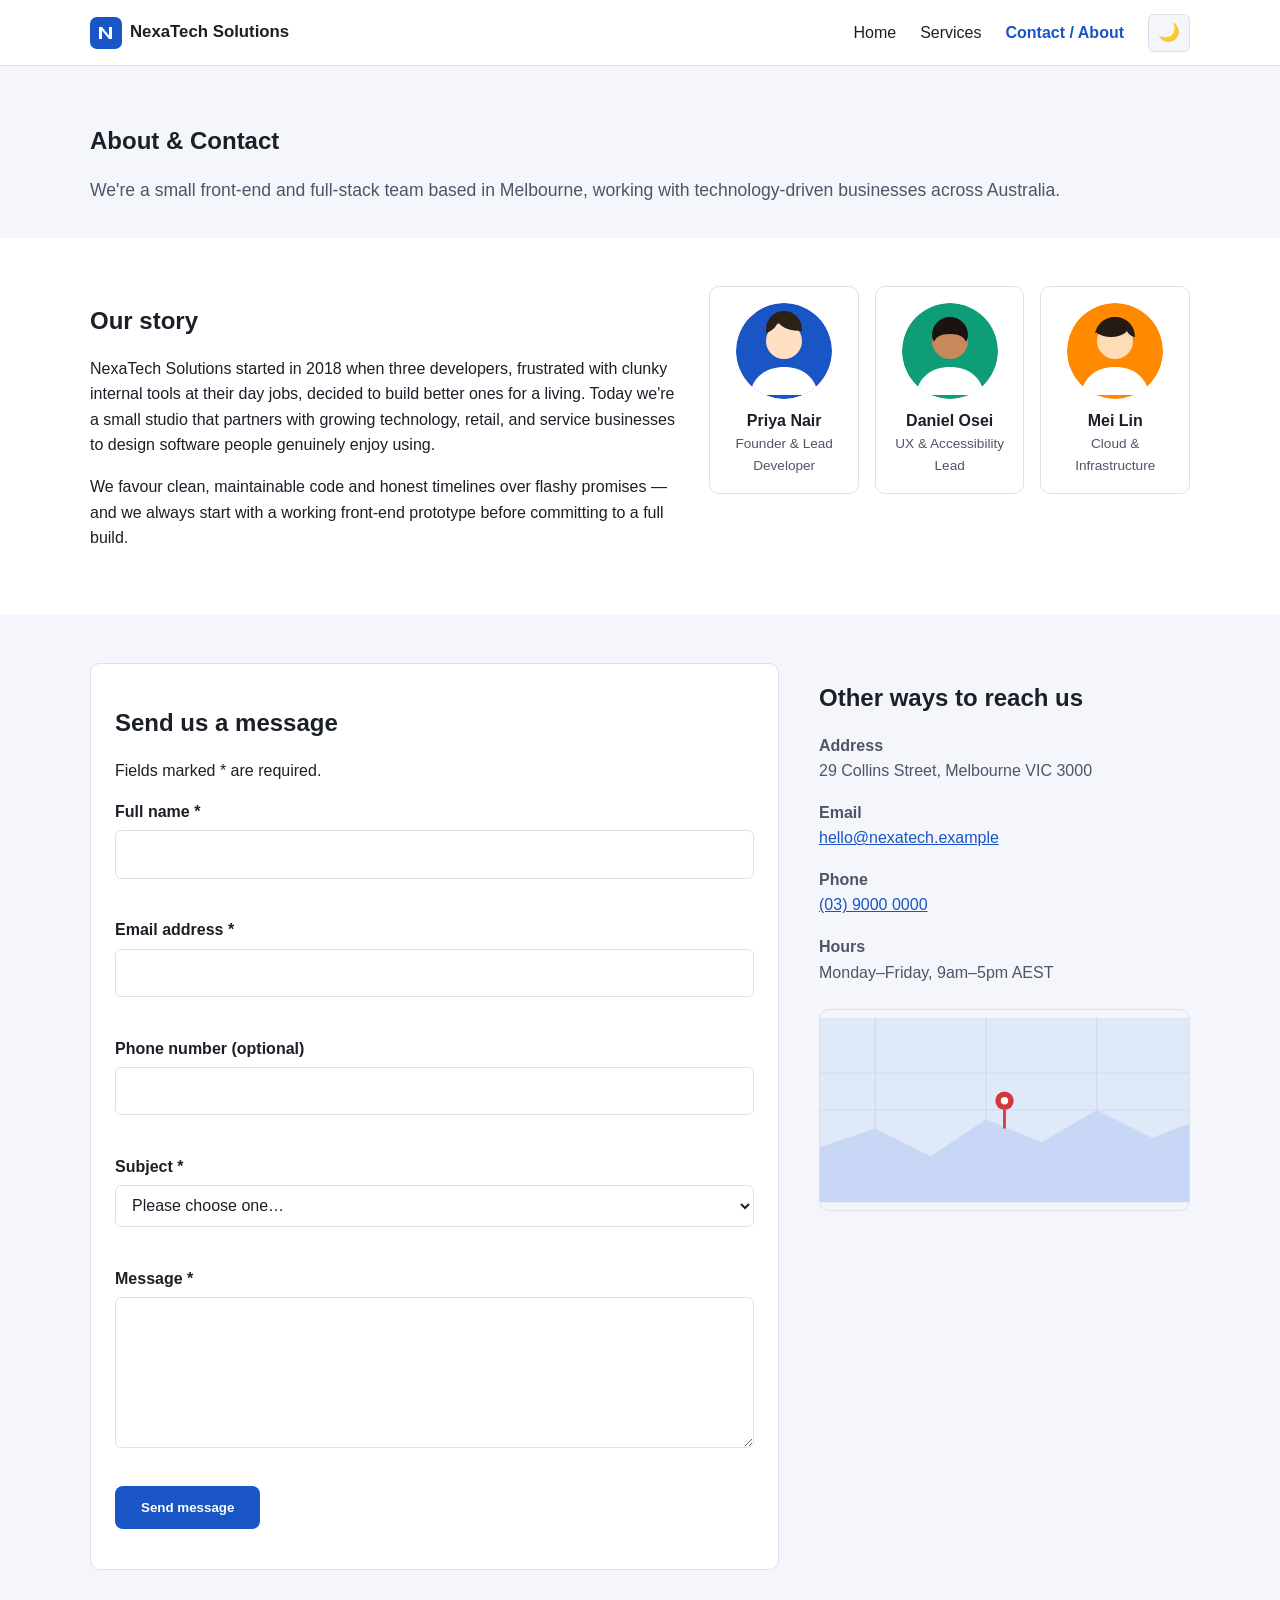
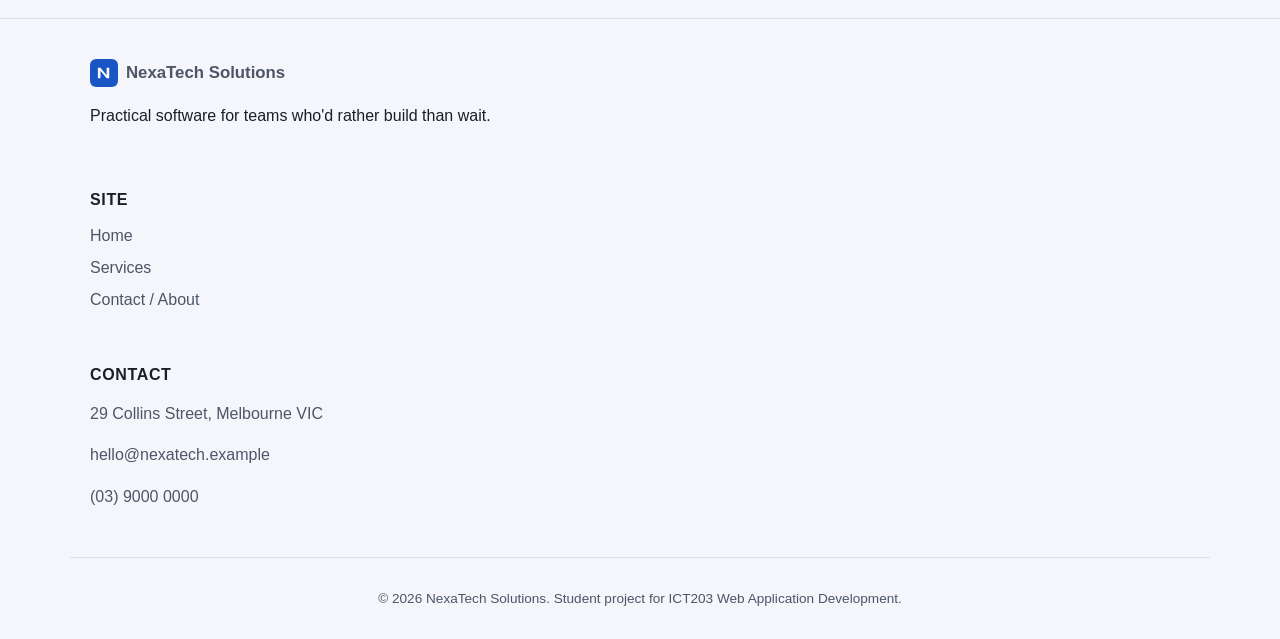
<file: contact.html>
<!DOCTYPE html>
<html lang="en">
<head>
  <meta charset="UTF-8">
  <meta name="viewport" content="width=device-width, initial-scale=1.0">
  <title>Contact &amp; About | NexaTech Solutions</title>
  <meta name="description" content="Learn about NexaTech Solutions and get in touch to discuss your next web application project.">
  <link rel="icon" href="images/favicon.svg" type="image/svg+xml">
  <link rel="stylesheet" href="css/styles.css">
</head>
<body>
  <a class="skip-link" href="#main-content">Skip to main content</a>

  <header class="site-header">
    <div class="container header-inner">
      <a href="index.html" class="logo" aria-label="NexaTech Solutions home">
        <img src="images/logo.svg" alt="" width="32" height="32">
        <span>NexaTech Solutions</span>
      </a>

      <button type="button" class="nav-toggle" id="navToggle" aria-expanded="false" aria-controls="primaryNav">
        <span class="visually-hidden">Menu</span>
        <span class="nav-toggle-bar" aria-hidden="true"></span>
        <span class="nav-toggle-bar" aria-hidden="true"></span>
        <span class="nav-toggle-bar" aria-hidden="true"></span>
      </button>

      <nav class="primary-nav" id="primaryNav" aria-label="Primary">
        <ul>
          <li><a href="index.html">Home</a></li>
          <li><a href="services.html">Services</a></li>
          <li><a href="contact.html" aria-current="page">Contact / About</a></li>
        </ul>
        <button type="button" class="theme-toggle" id="themeToggle" aria-pressed="false">
          <span class="visually-hidden">Toggle dark mode</span>
          <span aria-hidden="true">🌙</span>
        </button>
      </nav>
    </div>
  </header>

  <main id="main-content">
    <section class="page-header">
      <div class="container">
        <h1>About &amp; Contact</h1>
        <p class="lead">We're a small front-end and full-stack team based in Melbourne, working with technology-driven businesses across Australia.</p>
      </div>
    </section>

    <section class="about" aria-labelledby="about-heading">
      <div class="container about-grid">
        <div>
          <h2 id="about-heading">Our story</h2>
          <p>NexaTech Solutions started in 2018 when three developers, frustrated with clunky internal tools at their day jobs, decided to build better ones for a living. Today we're a small studio that partners with growing technology, retail, and service businesses to design software people genuinely enjoy using.</p>
          <p>We favour clean, maintainable code and honest timelines over flashy promises &mdash; and we always start with a working front-end prototype before committing to a full build.</p>
        </div>
        <div class="team-grid">
          <article class="team-card">
            <img src="images/avatar-1.svg" alt="Illustrated avatar of Priya Nair" width="96" height="96">
            <h3>Priya Nair</h3>
            <p>Founder &amp; Lead Developer</p>
          </article>
          <article class="team-card">
            <img src="images/avatar-2.svg" alt="Illustrated avatar of Daniel Osei" width="96" height="96">
            <h3>Daniel Osei</h3>
            <p>UX &amp; Accessibility Lead</p>
          </article>
          <article class="team-card">
            <img src="images/avatar-3.svg" alt="Illustrated avatar of Mei Lin" width="96" height="96">
            <h3>Mei Lin</h3>
            <p>Cloud &amp; Infrastructure</p>
          </article>
        </div>
      </div>
    </section>

    <section class="contact-section" aria-labelledby="contact-heading">
      <div class="container contact-grid">
        <div class="contact-form-wrap">
          <h2 id="contact-heading">Send us a message</h2>
          <p>Fields marked <span aria-hidden="true">*</span><span class="visually-hidden">(required)</span> are required.</p>

          <form id="contactForm" novalidate>
            <div class="form-row">
              <label for="fullName">Full name <span aria-hidden="true">*</span></label>
              <input type="text" id="fullName" name="fullName" autocomplete="name" required aria-describedby="fullNameError">
              <p class="error-message" id="fullNameError" role="alert"></p>
            </div>

            <div class="form-row">
              <label for="email">Email address <span aria-hidden="true">*</span></label>
              <input type="email" id="email" name="email" autocomplete="email" required aria-describedby="emailError">
              <p class="error-message" id="emailError" role="alert"></p>
            </div>

            <div class="form-row">
              <label for="phone">Phone number (optional)</label>
              <input type="tel" id="phone" name="phone" autocomplete="tel" aria-describedby="phoneError">
              <p class="error-message" id="phoneError" role="alert"></p>
            </div>

            <div class="form-row">
              <label for="subject">Subject <span aria-hidden="true">*</span></label>
              <select id="subject" name="subject" required aria-describedby="subjectError">
                <option value="">Please choose one&hellip;</option>
                <option value="new-project">New project enquiry</option>
                <option value="support">Existing client support</option>
                <option value="careers">Careers</option>
                <option value="other">Other</option>
              </select>
              <p class="error-message" id="subjectError" role="alert"></p>
            </div>

            <div class="form-row">
              <label for="message">Message <span aria-hidden="true">*</span></label>
              <textarea id="message" name="message" rows="5" required aria-describedby="messageError"></textarea>
              <p class="error-message" id="messageError" role="alert"></p>
            </div>

            <button type="submit" class="btn btn-primary">Send message</button>
            <p class="form-status" id="formStatus" role="status" aria-live="polite"></p>
          </form>
        </div>

        <div class="contact-info">
          <h2>Other ways to reach us</h2>
          <address>
            <p><strong>Address</strong><br>29 Collins Street, Melbourne VIC 3000</p>
            <p><strong>Email</strong><br><a href="mailto:hello@nexatech.example">hello@nexatech.example</a></p>
            <p><strong>Phone</strong><br><a href="tel:+61390000000">(03) 9000 0000</a></p>
            <p><strong>Hours</strong><br>Monday&ndash;Friday, 9am&ndash;5pm AEST</p>
          </address>
          <div class="map-placeholder" role="img" aria-label="Illustrated map showing NexaTech Solutions' office location in Melbourne">
            <img src="images/map.svg" alt="" width="100%" height="200">
          </div>
        </div>
      </div>
    </section>
  </main>

  <footer class="site-footer">
    <div class="container footer-grid">
      <div>
        <a href="index.html" class="logo logo-footer">
          <img src="images/logo.svg" alt="" width="28" height="28">
          <span>NexaTech Solutions</span>
        </a>
        <p>Practical software for teams who'd rather build than wait.</p>
      </div>
      <nav aria-label="Footer">
        <h2>Site</h2>
        <ul>
          <li><a href="index.html">Home</a></li>
          <li><a href="services.html">Services</a></li>
          <li><a href="contact.html">Contact / About</a></li>
        </ul>
      </nav>
      <div>
        <h2>Contact</h2>
        <address>
          <p>29 Collins Street, Melbourne VIC</p>
          <p><a href="mailto:hello@nexatech.example">hello@nexatech.example</a></p>
          <p><a href="tel:+61390000000">(03) 9000 0000</a></p>
        </address>
      </div>
    </div>
    <div class="container footer-bottom">
      <p>&copy; <span id="year"></span> NexaTech Solutions. Student project for ICT203 Web Application Development.</p>
    </div>
  </footer>

  <script src="js/script.js"></script>
</body>
</html>
</file>
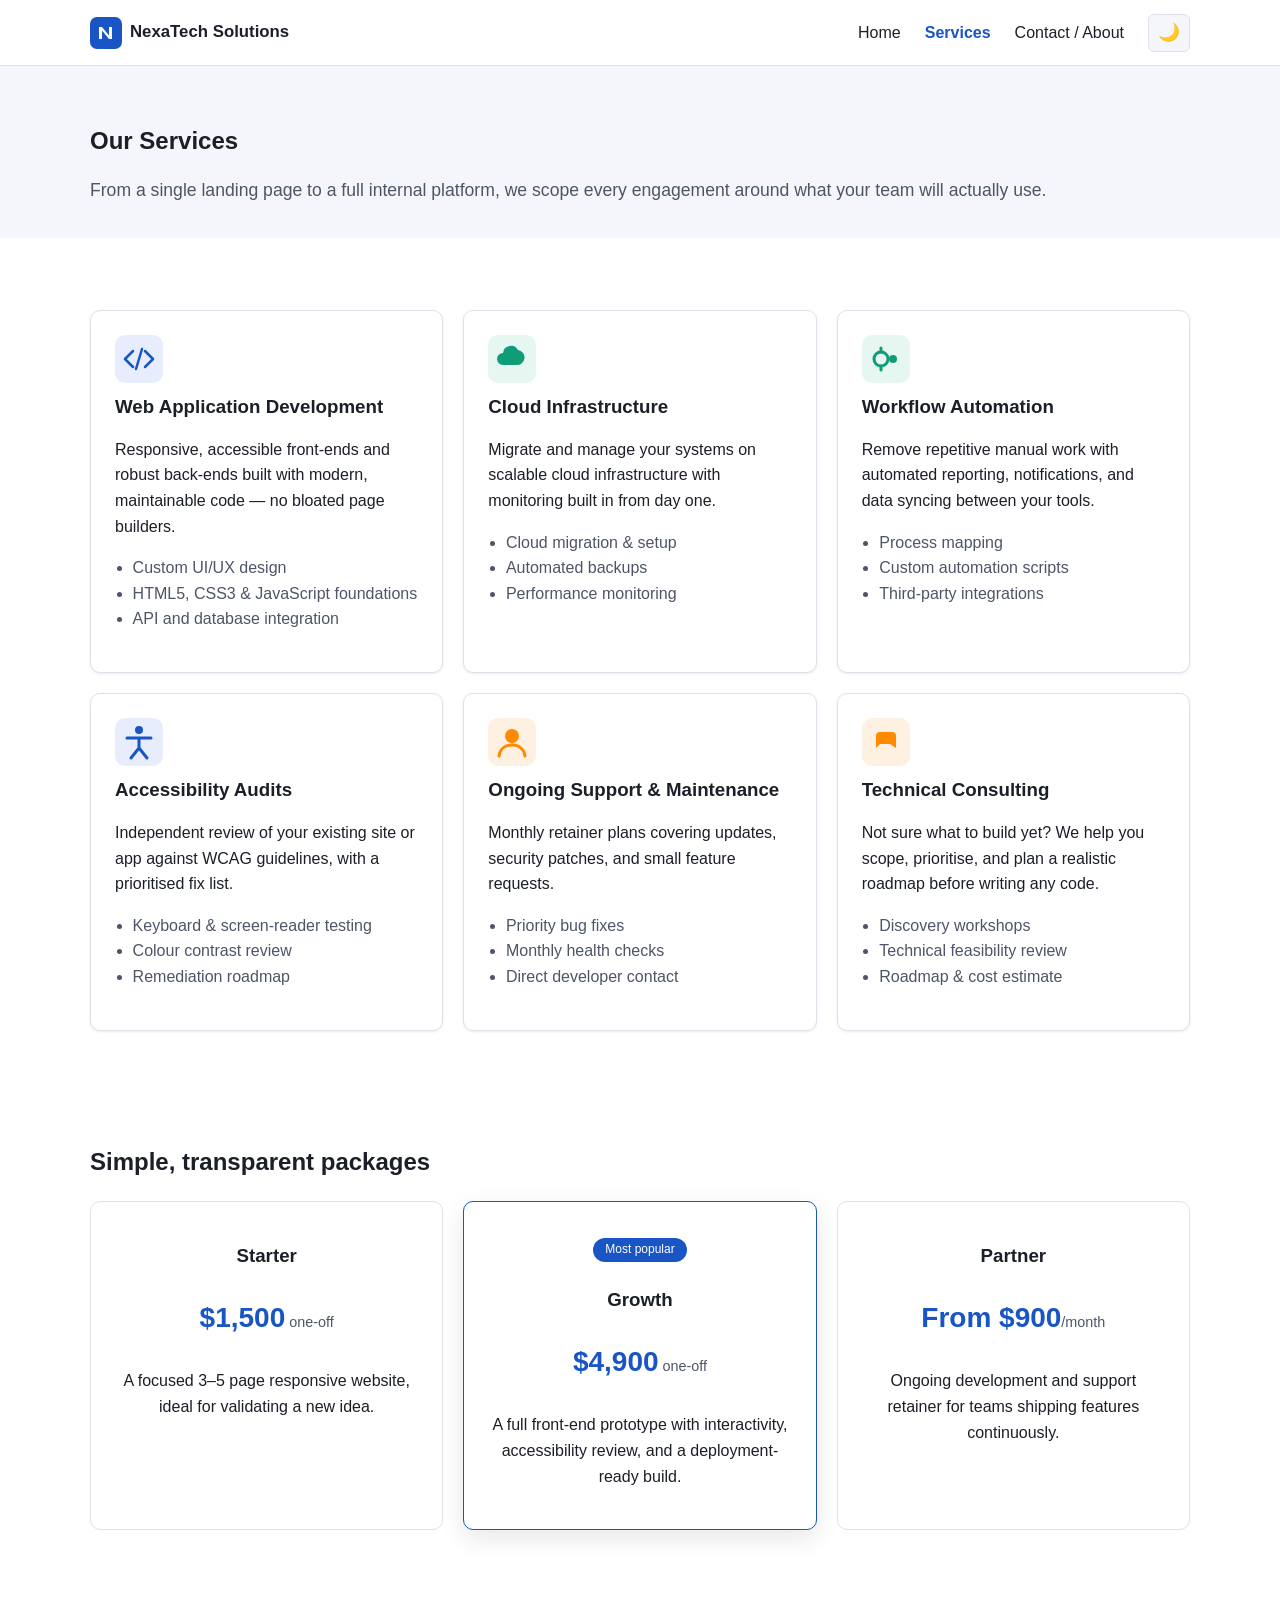
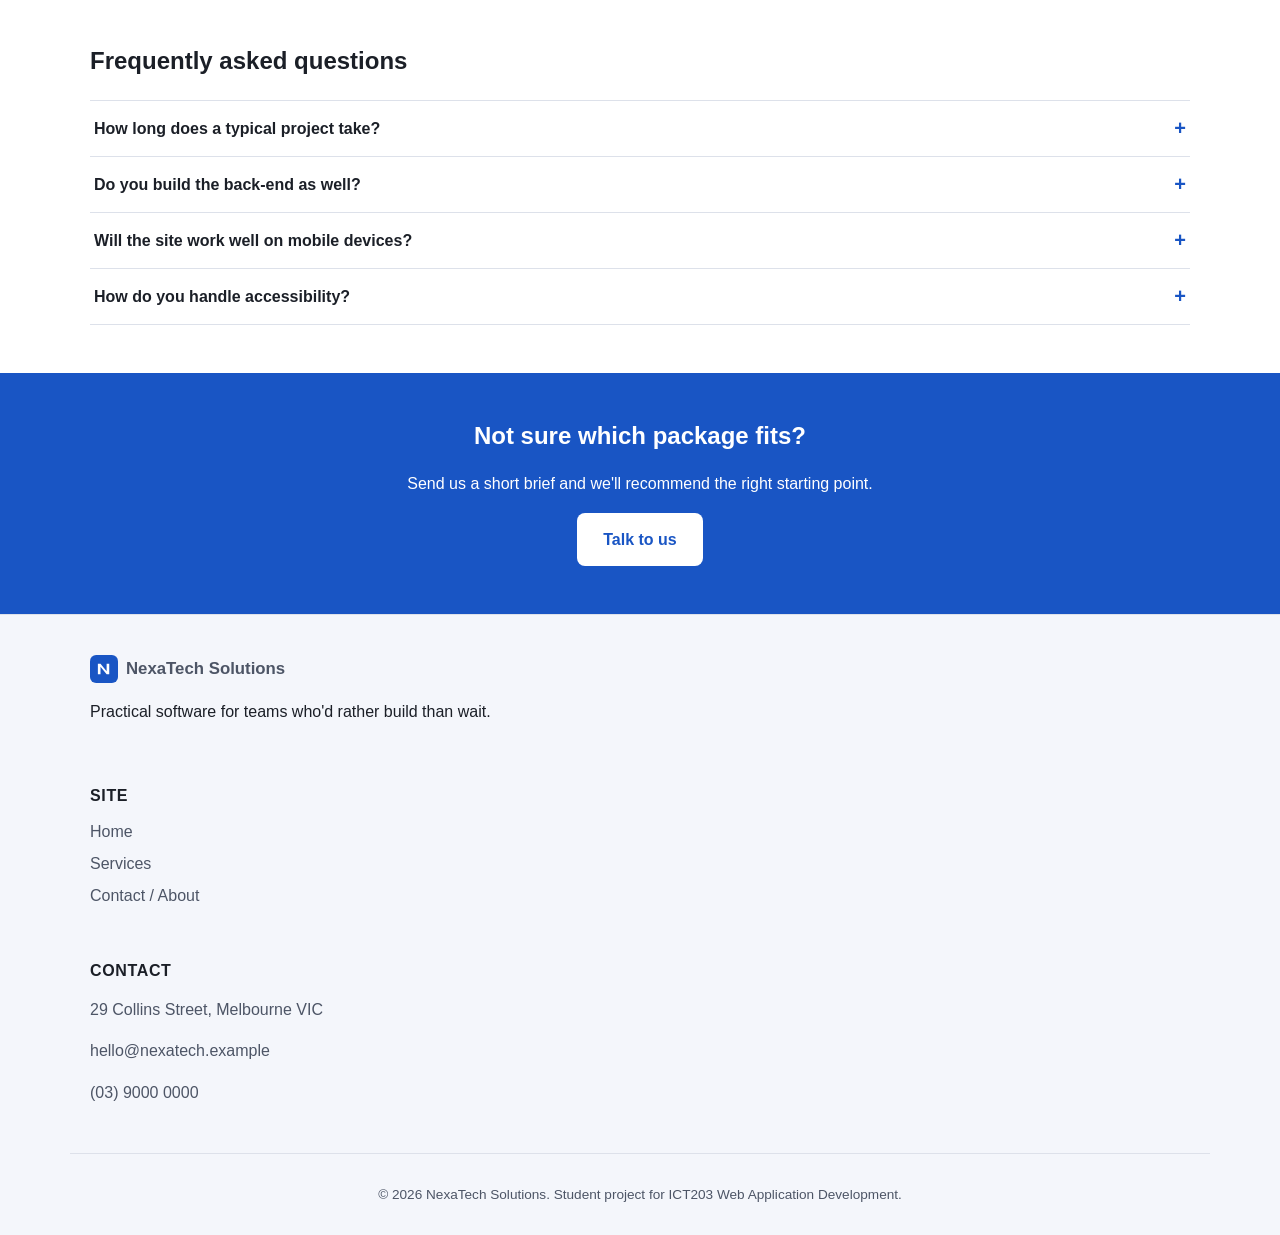
<file: services.html>
<!DOCTYPE html>
<html lang="en">
<head>
  <meta charset="UTF-8">
  <meta name="viewport" content="width=device-width, initial-scale=1.0">
  <title>Services | NexaTech Solutions</title>
  <meta name="description" content="Explore NexaTech Solutions' web development, cloud, automation, and support services for growing technology-driven businesses.">
  <link rel="icon" href="images/favicon.svg" type="image/svg+xml">
  <link rel="stylesheet" href="css/styles.css">
</head>
<body>
  <a class="skip-link" href="#main-content">Skip to main content</a>

  <header class="site-header">
    <div class="container header-inner">
      <a href="index.html" class="logo" aria-label="NexaTech Solutions home">
        <img src="images/logo.svg" alt="" width="32" height="32">
        <span>NexaTech Solutions</span>
      </a>

      <button type="button" class="nav-toggle" id="navToggle" aria-expanded="false" aria-controls="primaryNav">
        <span class="visually-hidden">Menu</span>
        <span class="nav-toggle-bar" aria-hidden="true"></span>
        <span class="nav-toggle-bar" aria-hidden="true"></span>
        <span class="nav-toggle-bar" aria-hidden="true"></span>
      </button>

      <nav class="primary-nav" id="primaryNav" aria-label="Primary">
        <ul>
          <li><a href="index.html">Home</a></li>
          <li><a href="services.html" aria-current="page">Services</a></li>
          <li><a href="contact.html">Contact / About</a></li>
        </ul>
        <button type="button" class="theme-toggle" id="themeToggle" aria-pressed="false">
          <span class="visually-hidden">Toggle dark mode</span>
          <span aria-hidden="true">🌙</span>
        </button>
      </nav>
    </div>
  </header>

  <main id="main-content">
    <section class="page-header">
      <div class="container">
        <h1>Our Services</h1>
        <p class="lead">From a single landing page to a full internal platform, we scope every engagement around what your team will actually use.</p>
      </div>
    </section>

    <section class="services-list" aria-labelledby="services-heading">
      <div class="container">
        <h2 id="services-heading" class="visually-hidden">Service list</h2>
        <div class="card-grid card-grid-3">
          <article class="card service-card">
            <img src="images/icon-code.svg" alt="" width="48" height="48" class="card-icon">
            <h3>Web Application Development</h3>
            <p>Responsive, accessible front-ends and robust back-ends built with modern, maintainable code &mdash; no bloated page builders.</p>
            <ul class="service-points">
              <li>Custom UI/UX design</li>
              <li>HTML5, CSS3 &amp; JavaScript foundations</li>
              <li>API and database integration</li>
            </ul>
          </article>

          <article class="card service-card">
            <img src="images/icon-cloud.svg" alt="" width="48" height="48" class="card-icon">
            <h3>Cloud Infrastructure</h3>
            <p>Migrate and manage your systems on scalable cloud infrastructure with monitoring built in from day one.</p>
            <ul class="service-points">
              <li>Cloud migration &amp; setup</li>
              <li>Automated backups</li>
              <li>Performance monitoring</li>
            </ul>
          </article>

          <article class="card service-card">
            <img src="images/icon-automation.svg" alt="" width="48" height="48" class="card-icon">
            <h3>Workflow Automation</h3>
            <p>Remove repetitive manual work with automated reporting, notifications, and data syncing between your tools.</p>
            <ul class="service-points">
              <li>Process mapping</li>
              <li>Custom automation scripts</li>
              <li>Third-party integrations</li>
            </ul>
          </article>

          <article class="card service-card">
            <img src="images/icon-accessible.svg" alt="" width="48" height="48" class="card-icon">
            <h3>Accessibility Audits</h3>
            <p>Independent review of your existing site or app against WCAG guidelines, with a prioritised fix list.</p>
            <ul class="service-points">
              <li>Keyboard &amp; screen-reader testing</li>
              <li>Colour contrast review</li>
              <li>Remediation roadmap</li>
            </ul>
          </article>

          <article class="card service-card">
            <img src="images/icon-support.svg" alt="" width="48" height="48" class="card-icon">
            <h3>Ongoing Support &amp; Maintenance</h3>
            <p>Monthly retainer plans covering updates, security patches, and small feature requests.</p>
            <ul class="service-points">
              <li>Priority bug fixes</li>
              <li>Monthly health checks</li>
              <li>Direct developer contact</li>
            </ul>
          </article>

          <article class="card service-card">
            <img src="images/icon-consulting.svg" alt="" width="48" height="48" class="card-icon">
            <h3>Technical Consulting</h3>
            <p>Not sure what to build yet? We help you scope, prioritise, and plan a realistic roadmap before writing any code.</p>
            <ul class="service-points">
              <li>Discovery workshops</li>
              <li>Technical feasibility review</li>
              <li>Roadmap &amp; cost estimate</li>
            </ul>
          </article>
        </div>
      </div>
    </section>

    <section class="pricing" aria-labelledby="pricing-heading">
      <div class="container">
        <h2 id="pricing-heading">Simple, transparent packages</h2>
        <div class="pricing-grid">
          <article class="price-card">
            <h3>Starter</h3>
            <p class="price">$1,500<span> one-off</span></p>
            <p>A focused 3&ndash;5 page responsive website, ideal for validating a new idea.</p>
          </article>
          <article class="price-card price-card-featured">
            <p class="price-badge">Most popular</p>
            <h3>Growth</h3>
            <p class="price">$4,900<span> one-off</span></p>
            <p>A full front-end prototype with interactivity, accessibility review, and a deployment-ready build.</p>
          </article>
          <article class="price-card">
            <h3>Partner</h3>
            <p class="price">From $900<span>/month</span></p>
            <p>Ongoing development and support retainer for teams shipping features continuously.</p>
          </article>
        </div>
      </div>
    </section>

    <section class="faq" aria-labelledby="faq-heading">
      <div class="container">
        <h2 id="faq-heading">Frequently asked questions</h2>
        <div class="accordion" id="faqAccordion">
          <div class="accordion-item">
            <h3>
              <button type="button" class="accordion-trigger" aria-expanded="false" aria-controls="faq1">
                How long does a typical project take?
                <span class="accordion-icon" aria-hidden="true">+</span>
              </button>
            </h3>
            <div class="accordion-panel" id="faq1" hidden>
              <p>Most front-end prototypes like the Growth package take two to four weeks, depending on the number of pages and interactive features required.</p>
            </div>
          </div>

          <div class="accordion-item">
            <h3>
              <button type="button" class="accordion-trigger" aria-expanded="false" aria-controls="faq2">
                Do you build the back-end as well?
                <span class="accordion-icon" aria-hidden="true">+</span>
              </button>
            </h3>
            <div class="accordion-panel" id="faq2" hidden>
              <p>We usually start with a front-end prototype so the design and user flow are validated first. Once approved, we scope backend and database work as a separate phase, using a stack chosen for your project.</p>
            </div>
          </div>

          <div class="accordion-item">
            <h3>
              <button type="button" class="accordion-trigger" aria-expanded="false" aria-controls="faq3">
                Will the site work well on mobile devices?
                <span class="accordion-icon" aria-hidden="true">+</span>
              </button>
            </h3>
            <div class="accordion-panel" id="faq3" hidden>
              <p>Yes. Every project is built mobile-first using Flexbox and CSS Grid, then tested across mobile, tablet, and desktop breakpoints before delivery.</p>
            </div>
          </div>

          <div class="accordion-item">
            <h3>
              <button type="button" class="accordion-trigger" aria-expanded="false" aria-controls="faq4">
                How do you handle accessibility?
                <span class="accordion-icon" aria-hidden="true">+</span>
              </button>
            </h3>
            <div class="accordion-panel" id="faq4" hidden>
              <p>We follow WCAG-aligned practices throughout: semantic HTML, labelled form fields, meaningful alt text, sufficient colour contrast, and full keyboard navigation.</p>
            </div>
          </div>
        </div>
      </div>
    </section>

    <section class="cta">
      <div class="container cta-inner">
        <h2>Not sure which package fits?</h2>
        <p>Send us a short brief and we'll recommend the right starting point.</p>
        <a href="contact.html" class="btn btn-primary">Talk to us</a>
      </div>
    </section>
  </main>

  <footer class="site-footer">
    <div class="container footer-grid">
      <div>
        <a href="index.html" class="logo logo-footer">
          <img src="images/logo.svg" alt="" width="28" height="28">
          <span>NexaTech Solutions</span>
        </a>
        <p>Practical software for teams who'd rather build than wait.</p>
      </div>
      <nav aria-label="Footer">
        <h2>Site</h2>
        <ul>
          <li><a href="index.html">Home</a></li>
          <li><a href="services.html">Services</a></li>
          <li><a href="contact.html">Contact / About</a></li>
        </ul>
      </nav>
      <div>
        <h2>Contact</h2>
        <address>
          <p>29 Collins Street, Melbourne VIC</p>
          <p><a href="mailto:hello@nexatech.example">hello@nexatech.example</a></p>
          <p><a href="tel:+61390000000">(03) 9000 0000</a></p>
        </address>
      </div>
    </div>
    <div class="container footer-bottom">
      <p>&copy; <span id="year"></span> NexaTech Solutions. Student project for ICT203 Web Application Development.</p>
    </div>
  </footer>

  <script src="js/script.js"></script>
</body>
</html>
</file>
<file: css/styles.css>
/* =========================================================
   NexaTech Solutions — styles.css
   Mobile-first stylesheet using CSS custom properties for
   theming (light/dark), Flexbox for navigation/alignment,
   and CSS Grid for card and gallery layouts.
   ========================================================= */

/* ---------- Design tokens ---------- */
:root {
    --color-bg: #ffffff;
    --color-bg-alt: #f4f6fb;
    --color-surface: #ffffff;
    --color-text: #1b1f27;
    --color-text-muted: #4d5566;
    --color-border: #dde1ea;
    --color-primary: #1955c4;
    --color-primary-dark: #123f92;
    --color-primary-contrast: #ffffff;
    --color-accent: #0f9d78;
    --color-focus: #b34700;
    --shadow-sm: 0 1px 3px rgba(20, 24, 38, 0.08);
    --shadow-md: 0 8px 24px rgba(20, 24, 38, 0.10);
    --radius: 10px;
    --max-width: 1140px;
    --font-body: "Segoe UI", Roboto, Helvetica, Arial, sans-serif;
  }
  
  [data-theme="dark"] {
    --color-bg: #10131a;
    --color-bg-alt: #171b25;
    --color-surface: #1c212d;
    --color-text: #eef1f7;
    --color-text-muted: #b3bacb;
    --color-border: #2c3242;
    --color-primary: #6fa1ff;
    --color-primary-dark: #93b9ff;
    --color-primary-contrast: #0b1220;
    --color-accent: #3fd6a7;
    --shadow-sm: 0 1px 3px rgba(0, 0, 0, 0.4);
    --shadow-md: 0 10px 28px rgba(0, 0, 0, 0.45);
  }
  
  /* ---------- Reset & base ---------- */
  *, *::before, *::after { box-sizing: border-box; }
  
  html { scroll-behavior: smooth; }
  
  body {
    margin: 0;
    font-family: var(--font-body);
    background: var(--color-bg);
    color: var(--color-text);
    line-height: 1.6;
    transition: background-color 0.2s ease, color 0.2s ease;
  }
  
  img { max-width: 100%; display: block; }
  
  a { color: var(--color-primary); }
  
  h1, h2, h3 { line-height: 1.25; }
  
  .container {
    width: 100%;
    max-width: var(--max-width);
    margin-inline: auto;
    padding-inline: 1.25rem;
  }
  
  /* Visible, high-contrast focus state for keyboard users */
  a:focus-visible,
  button:focus-visible,
  input:focus-visible,
  select:focus-visible,
  textarea:focus-visible {
    outline: 3px solid var(--color-focus);
    outline-offset: 2px;
  }
  
  /* On solid colour buttons the default focus outline can lose contrast
     against the button's own background, so those get a two-tone ring
     (white outline + dark shadow) that stays visible on any background. */
  .btn:focus-visible {
    outline: 3px solid #ffffff;
    outline-offset: 2px;
    box-shadow: 0 0 0 5px rgba(0, 0, 0, 0.55);
  }
  
  .visually-hidden {
    position: absolute;
    width: 1px; height: 1px;
    padding: 0; margin: -1px;
    overflow: hidden;
    clip: rect(0, 0, 0, 0);
    white-space: nowrap;
    border: 0;
  }
  
  .skip-link {
    position: absolute;
    left: 1rem; top: -3rem;
    background: var(--color-primary);
    color: var(--color-primary-contrast);
    padding: 0.6rem 1rem;
    border-radius: 0 0 6px 6px;
    z-index: 200;
    transition: top 0.2s ease;
  }
  .skip-link:focus { top: 0; }
  
  /* ---------- Buttons ---------- */
  .btn {
    display: inline-block;
    padding: 0.75rem 1.5rem;
    border-radius: 8px;
    font-weight: 600;
    text-decoration: none;
    border: 2px solid transparent;
    cursor: pointer;
    transition: transform 0.15s ease, box-shadow 0.15s ease, background-color 0.15s ease;
  }
  .btn:hover, .btn:focus-visible { transform: translateY(-2px); }
  
  .btn-primary {
    background: var(--color-primary);
    color: var(--color-primary-contrast);
  }
  .btn-primary:hover { background: var(--color-primary-dark); }
  
  .btn-secondary {
    background: transparent;
    border-color: var(--color-primary);
    color: var(--color-primary);
  }
  [data-theme="dark"] .btn-primary { color: #0b1220; }
  
  /* ---------- Header & nav ---------- */
  .site-header {
    background: var(--color-surface);
    border-bottom: 1px solid var(--color-border);
    position: sticky;
    top: 0;
    z-index: 100;
  }
  
  .header-inner {
    display: flex;
    align-items: center;
    justify-content: space-between;
    flex-wrap: wrap;
    padding-block: 0.85rem;
    gap: 0.75rem;
  }
  
  .logo {
    display: flex;
    align-items: center;
    gap: 0.5rem;
    font-weight: 700;
    font-size: 1.05rem;
    text-decoration: none;
    color: var(--color-text);
  }
  
  .nav-toggle {
    display: inline-flex;
    flex-direction: column;
    justify-content: center;
    gap: 5px;
    width: 42px;
    height: 38px;
    background: transparent;
    border: 1px solid var(--color-border);
    border-radius: 6px;
    cursor: pointer;
  }
  .nav-toggle-bar {
    display: block;
    height: 2px;
    width: 22px;
    margin-inline: auto;
    background: var(--color-text);
    border-radius: 2px;
  }
  
  .primary-nav {
    flex-basis: 100%;
    display: none;
  }
  .primary-nav.is-open { display: block; }
  
  .primary-nav ul {
    list-style: none;
    margin: 0.75rem 0 0;
    padding: 0;
    display: flex;
    flex-direction: column;
    gap: 0.25rem;
  }
  .primary-nav a {
    display: block;
    padding: 0.6rem 0.25rem;
    text-decoration: none;
    color: var(--color-text);
    font-weight: 500;
    border-bottom: 1px solid var(--color-border);
  }
  .primary-nav a[aria-current="page"] {
    color: var(--color-primary);
    font-weight: 700;
  }
  
  .theme-toggle {
    margin-top: 0.75rem;
    width: 42px;
    height: 38px;
    border-radius: 6px;
    border: 1px solid var(--color-border);
    background: var(--color-bg-alt);
    cursor: pointer;
    font-size: 1.1rem;
  }
  
  /* ---------- Hero ---------- */
  .hero { padding-block: 2.5rem; background: var(--color-bg-alt); }
  .hero-inner {
    display: flex;
    flex-direction: column;
    gap: 2rem;
  }
  .hero-text h1 { font-size: clamp(1.75rem, 5vw, 2.75rem); margin-bottom: 0.75rem; }
  .lead { font-size: 1.1rem; color: var(--color-text-muted); }
  .hero-actions {
    display: flex;
    flex-wrap: wrap;
    gap: 0.75rem;
    margin-top: 1.25rem;
  }
  .hero-media img { animation: float 5s ease-in-out infinite; }
  
  @keyframes float {
    0%, 100% { transform: translateY(0); }
    50% { transform: translateY(-10px); }
  }
  
  @media (prefers-reduced-motion: reduce) {
    html { scroll-behavior: auto; }
    .hero-media img { animation: none; }
    * { animation-duration: 0.001ms !important; transition-duration: 0.001ms !important; }
  }
  
  /* ---------- Stats ---------- */
  .stats { padding-block: 2rem; }
  .stats-grid {
    display: grid;
    grid-template-columns: repeat(2, 1fr);
    gap: 1rem;
    text-align: center;
  }
  .stat-card {
    background: var(--color-surface);
    border: 1px solid var(--color-border);
    border-radius: var(--radius);
    padding: 1.25rem 1rem;
  }
  .stat-number { font-size: 1.6rem; font-weight: 800; color: var(--color-primary); margin: 0; }
  .stat-label { margin: 0.25rem 0 0; color: var(--color-text-muted); font-size: 0.9rem; }
  
  /* ---------- Sections & cards ---------- */
  section { padding-block: 3rem; }
  .section-intro { color: var(--color-text-muted); max-width: 60ch; }
  
  .card-grid {
    display: grid;
    grid-template-columns: 1fr;
    gap: 1.25rem;
    margin-top: 1.5rem;
  }
  .card {
    background: var(--color-surface);
    border: 1px solid var(--color-border);
    border-radius: var(--radius);
    padding: 1.5rem;
    box-shadow: var(--shadow-sm);
    transition: transform 0.2s ease, box-shadow 0.2s ease;
  }
  .card:hover { transform: translateY(-4px); box-shadow: var(--shadow-md); }
  .card-icon { margin-bottom: 0.75rem; }
  .card h3 { margin-top: 0; }
  
  .service-points { padding-left: 1.1rem; color: var(--color-text-muted); }
  
  /* ---------- Gallery ---------- */
  .gallery {
    display: grid;
    grid-template-columns: 1fr;
    gap: 1rem;
    margin-top: 1.5rem;
  }
  .gallery-item {
    padding: 0;
    border: 1px solid var(--color-border);
    border-radius: var(--radius);
    overflow: hidden;
    background: var(--color-surface);
    cursor: pointer;
  }
  .gallery-item img { transition: transform 0.3s ease; }
  .gallery-item:hover img, .gallery-item:focus-visible img { transform: scale(1.05); }
  
  /* ---------- Testimonial ---------- */
  .testimonial { background: var(--color-bg-alt); }
  .testimonial blockquote {
    margin: 0;
    font-size: 1.25rem;
    max-width: 65ch;
  }
  .testimonial footer { margin-top: 1rem; color: var(--color-text-muted); font-style: normal; }
  
  /* ---------- CTA banner ---------- */
  .cta {
    background: var(--color-primary);
    color: var(--color-primary-contrast);
  }
  .cta h2 { margin-top: 0; }
  .cta .btn-primary { background: var(--color-primary-contrast); color: var(--color-primary); }
  .cta-inner { text-align: center; }
  
  /* ---------- Footer ---------- */
  .site-footer {
    background: var(--color-bg-alt);
    border-top: 1px solid var(--color-border);
    padding-block: 2.5rem 1rem;
  }
  .footer-grid {
    display: grid;
    grid-template-columns: 1fr;
    gap: 2rem;
  }
  .footer-grid h2 { font-size: 1rem; text-transform: uppercase; letter-spacing: 0.04em; }
  .footer-grid ul { list-style: none; padding: 0; margin: 0; }
  .footer-grid ul li { margin-bottom: 0.4rem; }
  .footer-grid a { text-decoration: none; color: var(--color-text-muted); }
  .logo-footer { margin-bottom: 0.5rem; }
  address { font-style: normal; color: var(--color-text-muted); }
  .footer-bottom {
    margin-top: 2rem;
    padding-top: 1rem;
    border-top: 1px solid var(--color-border);
    text-align: center;
    color: var(--color-text-muted);
    font-size: 0.85rem;
  }
  
  /* ---------- Page header (services/contact) ---------- */
  .page-header { padding-block: 2.5rem 1rem; background: var(--color-bg-alt); }
  
  /* ---------- Pricing ---------- */
  .pricing-grid {
    display: grid;
    grid-template-columns: 1fr;
    gap: 1.25rem;
    margin-top: 1.5rem;
  }
  .price-card {
    border: 1px solid var(--color-border);
    border-radius: var(--radius);
    padding: 1.5rem;
    background: var(--color-surface);
    text-align: center;
  }
  .price-card-featured {
    border-color: var(--color-primary);
    box-shadow: var(--shadow-md);
    position: relative;
  }
  .price-badge {
    background: var(--color-primary);
    color: var(--color-primary-contrast);
    display: inline-block;
    padding: 0.15rem 0.75rem;
    border-radius: 999px;
    font-size: 0.75rem;
    margin-bottom: 0.5rem;
  }
  .price { font-size: 1.75rem; font-weight: 800; color: var(--color-primary); }
  .price span { font-size: 0.9rem; font-weight: 400; color: var(--color-text-muted); }
  
  /* ---------- FAQ accordion ---------- */
  .accordion { margin-top: 1.5rem; border-top: 1px solid var(--color-border); }
  .accordion-item { border-bottom: 1px solid var(--color-border); }
  .accordion-item h3 { margin: 0; }
  .accordion-trigger {
    width: 100%;
    text-align: left;
    background: none;
    border: none;
    padding: 1rem 0.25rem;
    font-size: 1rem;
    font-weight: 600;
    color: var(--color-text);
    display: flex;
    justify-content: space-between;
    align-items: center;
    cursor: pointer;
    gap: 1rem;
  }
  .accordion-icon { font-size: 1.25rem; color: var(--color-primary); }
  .accordion-panel { padding: 0 0.25rem 1rem; color: var(--color-text-muted); }
  
  /* ---------- About / team ---------- */
  .about-grid {
    display: grid;
    grid-template-columns: 1fr;
    gap: 2rem;
    align-items: start;
  }
  .team-grid {
    display: grid;
    grid-template-columns: repeat(2, 1fr);
    gap: 1rem;
  }
  .team-card {
    text-align: center;
    background: var(--color-surface);
    border: 1px solid var(--color-border);
    border-radius: var(--radius);
    padding: 1rem;
  }
  .team-card img { margin-inline: auto; border-radius: 50%; }
  .team-card h3 { margin: 0.75rem 0 0.15rem; font-size: 1rem; }
  .team-card p { margin: 0; color: var(--color-text-muted); font-size: 0.85rem; }
  
  /* ---------- Contact form ---------- */
  .contact-section { background: var(--color-bg-alt); }
  .contact-grid {
    display: grid;
    grid-template-columns: 1fr;
    gap: 2.5rem;
  }
  .contact-form-wrap {
    background: var(--color-surface);
    border: 1px solid var(--color-border);
    border-radius: var(--radius);
    padding: 1.5rem;
  }
  .form-row { margin-bottom: 1.1rem; display: flex; flex-direction: column; }
  .form-row label { font-weight: 600; margin-bottom: 0.35rem; }
  .form-row input,
  .form-row select,
  .form-row textarea {
    padding: 0.65rem 0.75rem;
    border: 1px solid var(--color-border);
    border-radius: 6px;
    background: var(--color-bg);
    color: var(--color-text);
    font: inherit;
  }
  .form-row input:invalid[data-touched="true"],
  .form-row select:invalid[data-touched="true"],
  .form-row textarea:invalid[data-touched="true"] {
    border-color: #d13a3a;
  }
  .error-message {
    color: #d13a3a;
    font-size: 0.85rem;
    min-height: 1.2em;
    margin: 0.3rem 0 0;
  }
  .form-status {
    margin-top: 1rem;
    font-weight: 600;
  }
  .form-status.success { color: var(--color-accent); }
  
  .map-placeholder {
    margin-top: 1.5rem;
    border-radius: var(--radius);
    overflow: hidden;
    border: 1px solid var(--color-border);
  }
  
  /* ---------- Modal / lightbox ---------- */
  .modal {
    position: fixed;
    inset: 0;
    background: rgba(10, 12, 18, 0.75);
    display: flex;
    align-items: center;
    justify-content: center;
    padding: 1.5rem;
    z-index: 300;
  }
  .modal[hidden] { display: none; }
  .modal-content {
    background: var(--color-surface);
    border-radius: var(--radius);
    padding: 1.5rem;
    max-width: 560px;
    width: 100%;
    position: relative;
    animation: pop-in 0.18s ease;
  }
  @keyframes pop-in {
    from { transform: scale(0.95); opacity: 0; }
    to { transform: scale(1); opacity: 1; }
  }
  .modal-close {
    position: absolute;
    top: 0.5rem; right: 0.5rem;
    width: 36px; height: 36px;
    border-radius: 50%;
    border: 1px solid var(--color-border);
    background: var(--color-bg);
    color: var(--color-text);
    font-size: 1.25rem;
    cursor: pointer;
    line-height: 1;
  }
  .modal p { margin-top: 1rem; color: var(--color-text-muted); }
  
  /* =========================================================
     Breakpoints — mobile-first: base styles above are mobile.
     Tablet: 600px+   Desktop: 900px+
     ========================================================= */
  
  /* ---- Tablet (≥600px) ---- */
  @media (min-width: 600px) {
    .stats-grid { grid-template-columns: repeat(4, 1fr); }
    .card-grid { grid-template-columns: repeat(2, 1fr); }
    .gallery { grid-template-columns: repeat(2, 1fr); }
    .pricing-grid { grid-template-columns: repeat(3, 1fr); }
    .team-grid { grid-template-columns: repeat(3, 1fr); }
  }
  
  /* ---- Desktop (≥900px) ---- */
  @media (min-width: 900px) {
    .header-inner { flex-wrap: nowrap; }
    .nav-toggle { display: none; }
    .primary-nav {
      display: flex !important;
      flex-basis: auto;
      align-items: center;
      gap: 1.5rem;
    }
    .primary-nav ul {
      flex-direction: row;
      margin: 0;
      gap: 1.5rem;
    }
    .primary-nav a { border-bottom: none; padding: 0.35rem 0; }
    .theme-toggle { margin-top: 0; }
  
    .hero-inner { flex-direction: row; align-items: center; }
    .hero-text { flex: 1; }
    .hero-media { flex: 1; }
  
    .card-grid-3 { grid-template-columns: repeat(3, 1fr); }
    .gallery { grid-template-columns: repeat(3, 1fr); }
  
    .about-grid { grid-template-columns: 1.1fr 0.9fr; }
    .contact-grid { grid-template-columns: 1.3fr 0.7fr; }
  }
  
  @media (min-width: 1100px) {
    .card-grid:not(.card-grid-3) { grid-template-columns: repeat(4, 1fr); }
  }
</file>
